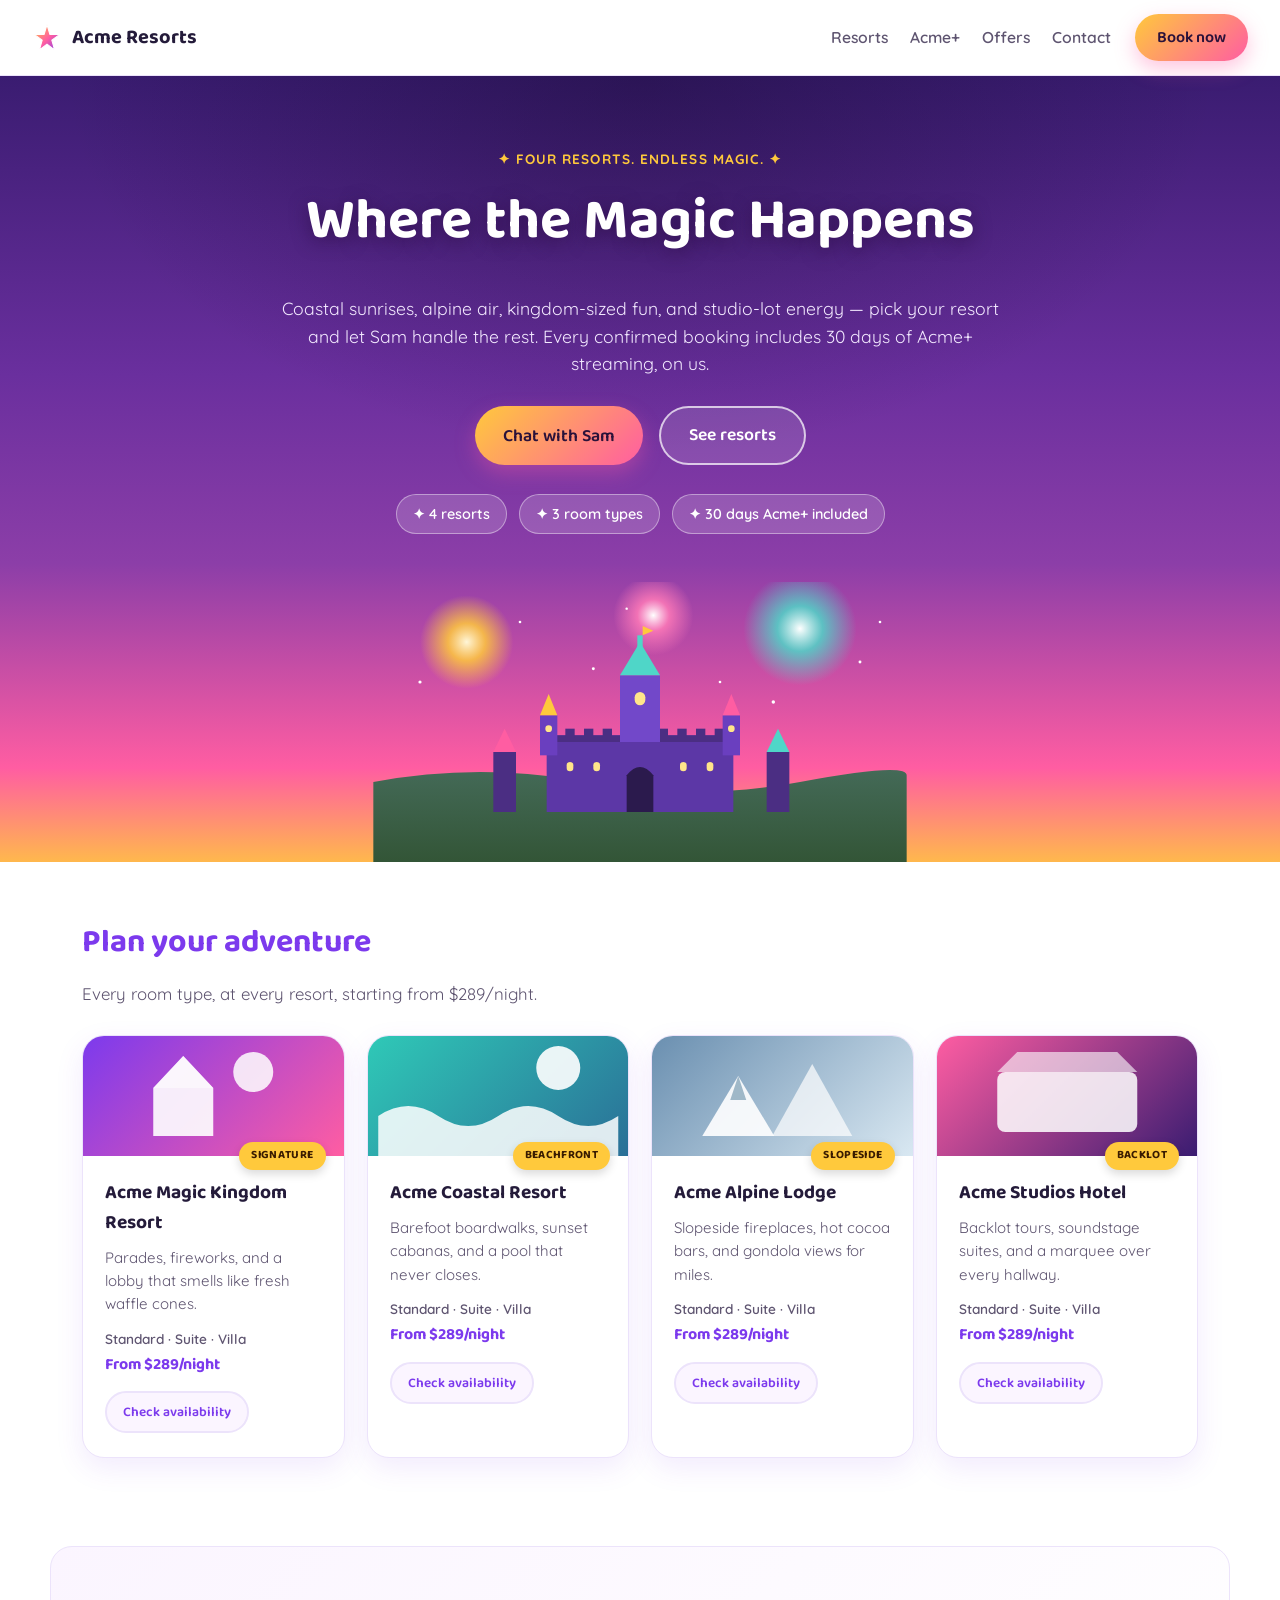
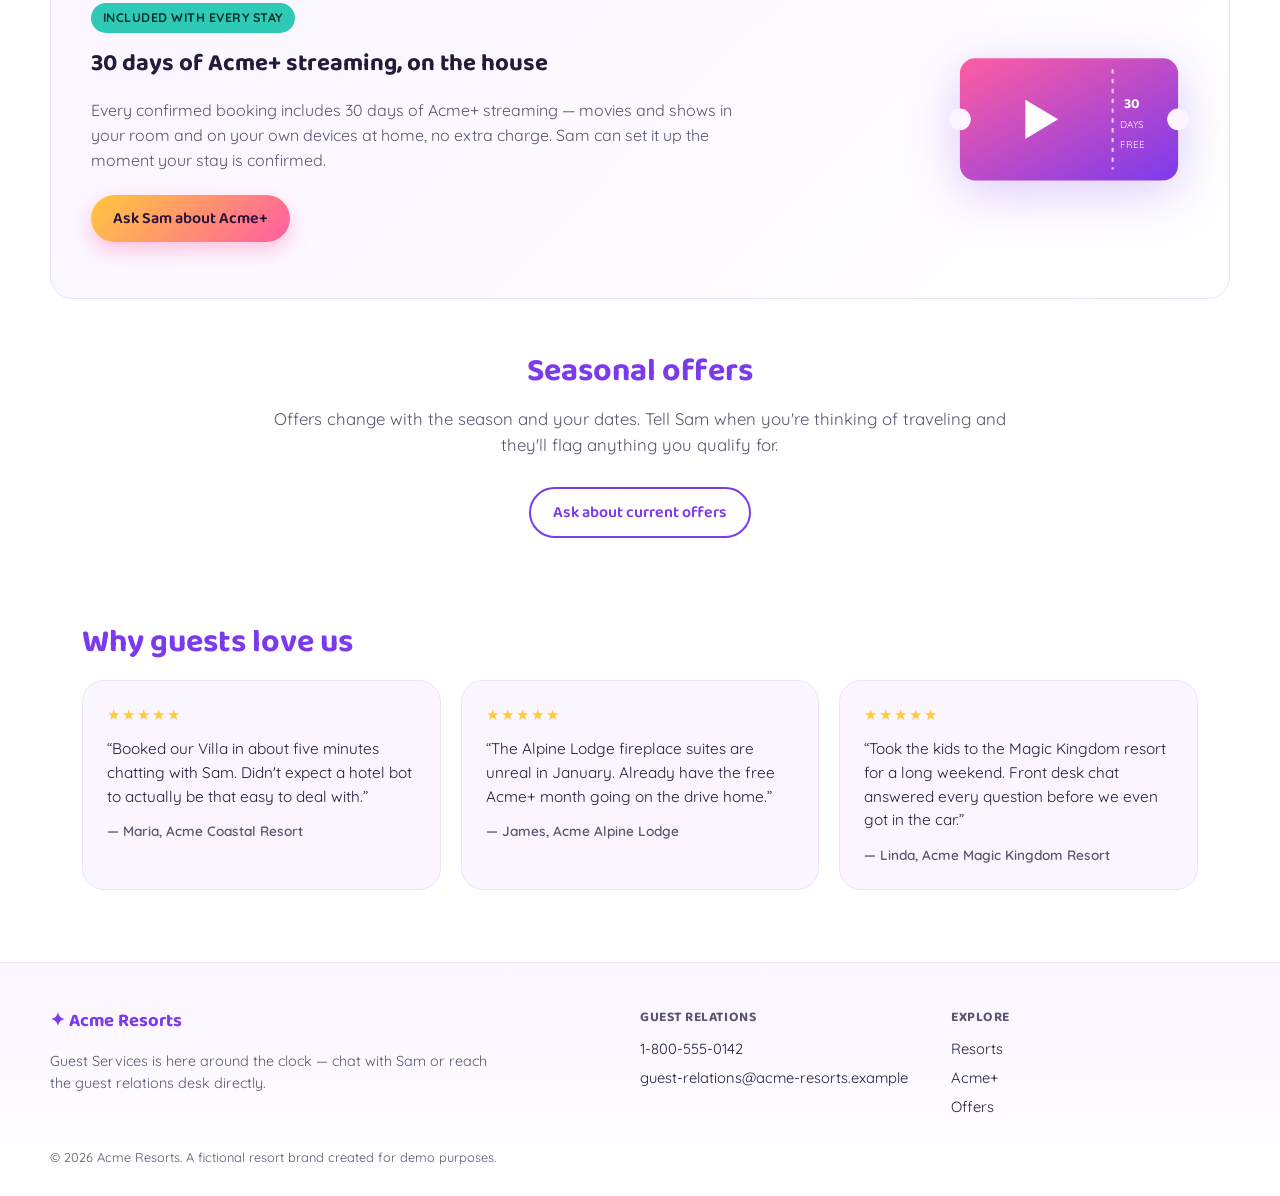
<file: static/index.html>
<!doctype html>
<html lang="en">
<head>
  <meta charset="utf-8">
  <meta name="viewport" content="width=device-width, initial-scale=1">
  <title>Acme Resorts — Plan Your Adventure</title>
  <meta name="description" content="Four resorts, one magical trip. Plan, book, and get 30 days of Acme+ streaming included — chat with Sam, your Acme Guest Services concierge.">
  <link rel="preconnect" href="https://fonts.googleapis.com">
  <link rel="preconnect" href="https://fonts.gstatic.com" crossorigin>
  <link href="https://fonts.googleapis.com/css2?family=Baloo+2:wght@500;600;700;800&family=Quicksand:wght@400;500;600;700&display=swap" rel="stylesheet">
  <link rel="stylesheet" href="/static/widget.css">
  <link rel="stylesheet" href="/static/site.css">
</head>
<body>

  <header class="site-nav">
    <a class="site-wordmark" href="#top" aria-label="Acme Resorts home">
      <svg class="site-logo" viewBox="0 0 40 40" width="30" height="30" aria-hidden="true">
        <defs>
          <linearGradient id="logoGrad" x1="0" y1="0" x2="1" y2="1">
            <stop offset="0%" stop-color="#ffc93c"/>
            <stop offset="55%" stop-color="#ff5da2"/>
            <stop offset="100%" stop-color="#7c3aed"/>
          </linearGradient>
        </defs>
        <path d="M20 2 L23.8 15.2 L37 15.2 L26.4 22.9 L30.2 36 L20 28.2 L9.8 36 L13.6 22.9 L3 15.2 L16.2 15.2 Z"
              fill="url(#logoGrad)" stroke="#fff" stroke-width="1.4" stroke-linejoin="round"/>
      </svg>
      <span>Acme Resorts</span>
    </a>
    <nav class="site-links">
      <a href="#resorts">Resorts</a>
      <a href="#acme-plus">Acme+</a>
      <a href="#offers">Offers</a>
      <a href="#contact">Contact</a>
    </nav>
    <button class="btn btn-primary site-book-btn" type="button" data-open-sam>Book now</button>
  </header>

  <main id="top">
    <section class="hero">
      <div class="hero-copy">
        <p class="hero-eyebrow">✦ Four resorts. Endless magic. ✦</p>
        <h1>Where the Magic Happens</h1>
        <p class="hero-sub">
          Coastal sunrises, alpine air, kingdom-sized fun, and studio-lot energy — pick your
          resort and let Sam handle the rest. Every confirmed booking includes 30 days of
          Acme+ streaming, on us.
        </p>
        <div class="hero-actions">
          <button class="btn btn-primary btn-lg" type="button" data-open-sam>Chat with Sam</button>
          <a class="btn btn-ghost btn-lg" href="#resorts">See resorts</a>
        </div>
        <ul class="hero-badges">
          <li>✦ 4 resorts</li>
          <li>✦ 3 room types</li>
          <li>✦ 30 days Acme+ included</li>
        </ul>
      </div>

      <!-- Scene band sits BELOW the copy in normal document flow (not
           absolutely positioned behind it), so the castle/fireworks
           artwork can never overlap the hero text regardless of viewport
           size. The sky gradient lives on .hero itself (site.css) and
           shows through this SVG's transparent background — one
           continuous sky behind both the copy and the scene. -->
      <div class="hero-scene" aria-hidden="true">
        <svg viewBox="0 0 800 420" preserveAspectRatio="xMidYMax meet" width="100%" height="100%">
          <defs>
            <linearGradient id="hillGrad" x1="0" y1="0" x2="0" y2="1">
              <stop offset="0%" stop-color="#2f6b4f"/>
              <stop offset="100%" stop-color="#1c4a34"/>
            </linearGradient>
            <radialGradient id="burst1" cx="50%" cy="50%" r="50%">
              <stop offset="0%" stop-color="#fff6d8"/>
              <stop offset="40%" stop-color="#ffc93c" stop-opacity="0.85"/>
              <stop offset="100%" stop-color="#ffc93c" stop-opacity="0"/>
            </radialGradient>
            <radialGradient id="burst2" cx="50%" cy="50%" r="50%">
              <stop offset="0%" stop-color="#fff"/>
              <stop offset="40%" stop-color="#4fd6c8" stop-opacity="0.85"/>
              <stop offset="100%" stop-color="#4fd6c8" stop-opacity="0"/>
            </radialGradient>
            <radialGradient id="burst3" cx="50%" cy="50%" r="50%">
              <stop offset="0%" stop-color="#fff"/>
              <stop offset="40%" stop-color="#ff7ab8" stop-opacity="0.85"/>
              <stop offset="100%" stop-color="#ff7ab8" stop-opacity="0"/>
            </radialGradient>
          </defs>

          <!-- fireworks -->
          <g class="fw fw-a"><circle cx="140" cy="90" r="70" fill="url(#burst1)"/></g>
          <g class="fw fw-b"><circle cx="640" cy="70" r="85" fill="url(#burst2)"/></g>
          <g class="fw fw-c"><circle cx="420" cy="50" r="60" fill="url(#burst3)"/></g>

          <!-- twinkling stars -->
          <g fill="#fff">
            <circle class="star star-1" cx="70" cy="150" r="2.4"/>
            <circle class="star star-2" cx="220" cy="60" r="2"/>
            <circle class="star star-3" cx="330" cy="130" r="2.2"/>
            <circle class="star star-4" cx="520" cy="150" r="2"/>
            <circle class="star star-5" cx="600" cy="180" r="2.6"/>
            <circle class="star star-6" cx="730" cy="120" r="2.2"/>
            <circle class="star star-1" cx="380" cy="40" r="1.8"/>
            <circle class="star star-3" cx="760" cy="60" r="2"/>
          </g>

          <!-- distant hill -->
          <path d="M0 300 Q160 270 320 300 T640 300 T800 290 V420 H0 Z" fill="url(#hillGrad)" opacity="0.9"/>

          <!-- castle silhouette -->
          <g class="castle">
            <!-- side towers -->
            <rect x="180" y="255" width="34" height="90" fill="#4b2e83"/>
            <polygon points="180,255 214,255 197,220" fill="#ff5da2"/>
            <rect x="590" y="255" width="34" height="90" fill="#4b2e83"/>
            <polygon points="590,255 624,255 607,220" fill="#4fd6c8"/>

            <!-- main keep -->
            <rect x="260" y="230" width="280" height="115" fill="#5c37a6"/>
            <rect x="260" y="230" width="280" height="10" fill="#4b2e83"/>
            <!-- crenellations -->
            <g fill="#4b2e83">
              <rect x="260" y="220" width="14" height="14"/>
              <rect x="288" y="220" width="14" height="14"/>
              <rect x="316" y="220" width="14" height="14"/>
              <rect x="344" y="220" width="14" height="14"/>
              <rect x="372" y="220" width="14" height="14"/>
              <rect x="400" y="220" width="14" height="14"/>
              <rect x="428" y="220" width="14" height="14"/>
              <rect x="456" y="220" width="14" height="14"/>
              <rect x="484" y="220" width="14" height="14"/>
              <rect x="512" y="220" width="14" height="14"/>
            </g>

            <!-- gate -->
            <path d="M380 345 V290 Q400 265 420 290 V345 Z" fill="#2b1a4d"/>

            <!-- corner turrets with cones -->
            <rect x="250" y="200" width="26" height="60" fill="#6a3fbf"/>
            <polygon points="250,200 276,200 263,168" fill="#ffc93c"/>
            <rect x="524" y="200" width="26" height="60" fill="#6a3fbf"/>
            <polygon points="524,200 550,200 537,168" fill="#ff5da2"/>

            <!-- center keep tower -->
            <rect x="370" y="140" width="60" height="100" fill="#7248c9"/>
            <polygon points="370,140 430,140 400,90" fill="#4fd6c8"/>
            <rect x="396" y="80" width="8" height="18" fill="#4fd6c8"/>
            <polygon class="flag" points="404,80 404,66 420,73" fill="#ffc93c"/>

            <!-- windows -->
            <g class="windows" fill="#ffe58a">
              <rect x="392" y="165" width="16" height="20" rx="8"/>
              <circle cx="263" cy="220" r="5"/>
              <circle cx="537" cy="220" r="5"/>
              <rect x="290" y="270" width="10" height="14" rx="5"/>
              <rect x="330" y="270" width="10" height="14" rx="5"/>
              <rect x="460" y="270" width="10" height="14" rx="5"/>
              <rect x="500" y="270" width="10" height="14" rx="5"/>
            </g>
          </g>
        </svg>
      </div>
    </section>

    <section id="resorts" class="resorts">
      <h2>Plan your adventure</h2>
      <p class="section-sub">Every room type, at every resort, starting from $289/night.</p>
      <div class="resort-grid">

        <article class="resort-card resort-kingdom">
          <div class="resort-art" aria-hidden="true">
            <svg viewBox="0 0 120 60" width="100%" height="100%">
              <polygon points="30,50 30,26 45,10 60,26 60,50" fill="#fff" opacity="0.9"/>
              <polygon points="45,10 60,26 30,26" fill="#fff" opacity="0.55"/>
              <circle cx="80" cy="18" r="10" fill="#fff" opacity="0.85"/>
            </svg>
          </div>
          <div class="resort-body">
            <span class="resort-badge">Signature</span>
            <h3>Acme Magic Kingdom Resort</h3>
            <p class="resort-vibe">Parades, fireworks, and a lobby that smells like fresh waffle cones.</p>
            <p class="resort-rooms">Standard &middot; Suite &middot; Villa</p>
            <p class="resort-rate">From $289/night</p>
            <button class="btn btn-mini" type="button" data-open-sam>Check availability</button>
          </div>
        </article>

        <article class="resort-card resort-coastal">
          <div class="resort-art" aria-hidden="true">
            <svg viewBox="0 0 120 60" width="100%" height="100%">
              <path d="M0 40 Q15 30 30 40 T60 40 T90 40 T120 40 V60 H0 Z" fill="#fff" opacity="0.85"/>
              <circle cx="90" cy="16" r="11" fill="#fff" opacity="0.9"/>
            </svg>
          </div>
          <div class="resort-body">
            <span class="resort-badge">Beachfront</span>
            <h3>Acme Coastal Resort</h3>
            <p class="resort-vibe">Barefoot boardwalks, sunset cabanas, and a pool that never closes.</p>
            <p class="resort-rooms">Standard &middot; Suite &middot; Villa</p>
            <p class="resort-rate">From $289/night</p>
            <button class="btn btn-mini" type="button" data-open-sam>Check availability</button>
          </div>
        </article>

        <article class="resort-card resort-alpine">
          <div class="resort-art" aria-hidden="true">
            <svg viewBox="0 0 120 60" width="100%" height="100%">
              <polygon points="20,50 38,20 56,50" fill="#fff" opacity="0.9"/>
              <polygon points="55,50 75,14 95,50" fill="#fff" opacity="0.7"/>
              <polygon points="34,32 38,20 42,32" fill="#9fb8c8"/>
            </svg>
          </div>
          <div class="resort-body">
            <span class="resort-badge">Slopeside</span>
            <h3>Acme Alpine Lodge</h3>
            <p class="resort-vibe">Slopeside fireplaces, hot cocoa bars, and gondola views for miles.</p>
            <p class="resort-rooms">Standard &middot; Suite &middot; Villa</p>
            <p class="resort-rate">From $289/night</p>
            <button class="btn btn-mini" type="button" data-open-sam>Check availability</button>
          </div>
        </article>

        <article class="resort-card resort-studios">
          <div class="resort-art" aria-hidden="true">
            <svg viewBox="0 0 120 60" width="100%" height="100%">
              <rect x="25" y="18" width="70" height="30" rx="4" fill="#fff" opacity="0.85"/>
              <polygon points="25,18 95,18 85,8 35,8" fill="#fff" opacity="0.6"/>
            </svg>
          </div>
          <div class="resort-body">
            <span class="resort-badge">Backlot</span>
            <h3>Acme Studios Hotel</h3>
            <p class="resort-vibe">Backlot tours, soundstage suites, and a marquee over every hallway.</p>
            <p class="resort-rooms">Standard &middot; Suite &middot; Villa</p>
            <p class="resort-rate">From $289/night</p>
            <button class="btn btn-mini" type="button" data-open-sam>Check availability</button>
          </div>
        </article>

      </div>
    </section>

    <section id="acme-plus" class="acme-plus">
      <div class="acme-plus-copy">
        <span class="ticket-tag">Included with every stay</span>
        <h2>30 days of Acme+ streaming, on the house</h2>
        <p>
          Every confirmed booking includes 30 days of Acme+ streaming — movies and shows in
          your room and on your own devices at home, no extra charge. Sam can set it up the
          moment your stay is confirmed.
        </p>
        <button class="btn btn-primary" type="button" data-open-sam>Ask Sam about Acme+</button>
      </div>
      <div class="acme-plus-art" aria-hidden="true">
        <svg viewBox="0 0 220 140" width="100%" height="100%">
          <defs>
            <linearGradient id="ticketGrad" x1="0" y1="0" x2="1" y2="1">
              <stop offset="0%" stop-color="#ff5da2"/>
              <stop offset="100%" stop-color="#7c3aed"/>
            </linearGradient>
          </defs>
          <rect x="10" y="14" width="200" height="112" rx="14" fill="url(#ticketGrad)"/>
          <circle cx="10" cy="70" r="10" fill="var(--paper-soft)"/>
          <circle cx="210" cy="70" r="10" fill="var(--paper-soft)"/>
          <line x1="150" y1="24" x2="150" y2="116" stroke="#fff" stroke-width="2" stroke-dasharray="4 5" opacity="0.7"/>
          <polygon points="70,52 70,88 100,70" fill="#fff"/>
          <text x="168" y="60" fill="#fff" font-size="13" font-weight="700" text-anchor="middle" font-family="'Baloo 2', sans-serif">30</text>
          <text x="168" y="78" fill="#fff" font-size="9" text-anchor="middle" font-family="'Quicksand', sans-serif">DAYS</text>
          <text x="168" y="96" fill="#fff" font-size="9" text-anchor="middle" font-family="'Quicksand', sans-serif">FREE</text>
        </svg>
      </div>
    </section>

    <section id="offers" class="offers">
      <h2>Seasonal offers</h2>
      <p class="section-sub">
        Offers change with the season and your dates. Tell Sam when you're thinking of
        traveling and they'll flag anything you qualify for.
      </p>
      <button class="btn btn-ghost" type="button" data-open-sam>Ask about current offers</button>
    </section>

    <section class="reviews">
      <h2>Why guests love us</h2>
      <div class="review-grid">
        <blockquote class="review-card">
          <p class="review-stars" aria-hidden="true">★★★★★</p>
          <p>“Booked our Villa in about five minutes chatting with Sam. Didn't expect a hotel
          bot to actually be that easy to deal with.”</p>
          <cite>— Maria, Acme Coastal Resort</cite>
        </blockquote>
        <blockquote class="review-card">
          <p class="review-stars" aria-hidden="true">★★★★★</p>
          <p>“The Alpine Lodge fireplace suites are unreal in January. Already have the free
          Acme+ month going on the drive home.”</p>
          <cite>— James, Acme Alpine Lodge</cite>
        </blockquote>
        <blockquote class="review-card">
          <p class="review-stars" aria-hidden="true">★★★★★</p>
          <p>“Took the kids to the Magic Kingdom resort for a long weekend. Front desk chat
          answered every question before we even got in the car.”</p>
          <cite>— Linda, Acme Magic Kingdom Resort</cite>
        </blockquote>
      </div>
    </section>
  </main>

  <footer id="contact" class="site-footer">
    <div class="footer-main">
      <div class="footer-brand">
        <span class="footer-wordmark">✦ Acme Resorts</span>
        <p>Guest Services is here around the clock — chat with Sam or reach the guest
        relations desk directly.</p>
      </div>
      <div class="footer-contact">
        <h3>Guest relations</h3>
        <p><a href="tel:+18005550142">1-800-555-0142</a></p>
        <p><a href="mailto:guest-relations@acme-resorts.example">guest-relations@acme-resorts.example</a></p>
      </div>
      <div class="footer-links">
        <h3>Explore</h3>
        <p><a href="#resorts">Resorts</a></p>
        <p><a href="#acme-plus">Acme+</a></p>
        <p><a href="#offers">Offers</a></p>
      </div>
    </div>
    <p class="footer-fine">&copy; 2026 Acme Resorts. A fictional resort brand created for demo purposes.</p>
  </footer>

  <!-- Chat widget markup — unchanged from static/index.html; widget.js/widget.css
       are included as-is and own all of the behavior below. -->
  <div id="acme-bubble" class="acme-bubble" hidden>
    Need help planning your visit?
  </div>

  <div id="acme-panel" class="acme-panel" hidden>
    <div class="acme-panel-header">
      <span>Acme Guest Services</span>
      <button id="acme-close" aria-label="Close chat">&times;</button>
    </div>
    <div id="acme-log" class="acme-log"></div>
    <form id="acme-form" class="acme-form">
      <input id="acme-input" type="text" autocomplete="off" placeholder="Ask about a visit...">
      <button type="submit">Send</button>
    </form>
  </div>

  <script src="/static/widget.js"></script>
  <script>
    // Marketing-page glue only: every "open chat" control on this page
    // (nav "Book now", hero/section CTAs) opens the SAME widget through
    // the SAME code path the live site uses — a synthetic click on
    // #acme-bubble, which is exactly what widget.js's own listener
    // (`bubble.addEventListener("click", openPanel)`) already handles.
    // Nothing here reimplements chat, session, or fetch logic.
    //
    // This page IS `/`, so app.py's index route has already minted the
    // acme_widget auth cookie in the response that delivered it. No
    // warm-up fetch is needed (an earlier revision was served from
    // /static/mock/ and had to fetch `/` first for the cookie).
    (function () {
      "use strict";
      var bubble = document.getElementById("acme-bubble");
      document.querySelectorAll("[data-open-sam]").forEach(function (el) {
        el.addEventListener("click", function (evt) {
          evt.preventDefault();
          bubble.click();
        });
      });
    })();
  </script>
</body>
</html>
</file>
<file: static/widget.css>
* { box-sizing: border-box; }

body {
  margin: 0;
  background: #ffffff;
  color: #111111;
  font-family: -apple-system, BlinkMacSystemFont, "Segoe UI", Roboto, sans-serif;
}

.page {
  min-height: 100vh;
  display: flex;
  align-items: center;
  justify-content: center;
}

.page h1 {
  font-size: 1.5rem;
  font-weight: 500;
  color: #111111;
}

.acme-bubble {
  position: fixed;
  right: 20px;
  bottom: 20px;
  max-width: 240px;
  padding: 12px 16px;
  background: #1a1a1a;
  color: #ffffff;
  border-radius: 20px;
  font-size: 0.9rem;
  cursor: pointer;
  box-shadow: 0 4px 16px rgba(0, 0, 0, 0.2);
  transform: translateY(20px);
  opacity: 0;
  transition: transform 0.3s ease, opacity 0.3s ease;
}

.acme-bubble.acme-visible {
  transform: translateY(0);
  opacity: 1;
}

/* The base rules below set an explicit `display` so the bubble/panel can
   flex into view once JS clears the `hidden` attribute — but an author
   stylesheet's `display` always wins over the browser's default
   `[hidden] { display: none }` UA rule, regardless of selector
   specificity. Without this override the panel rendered (and intercepted
   pointer clicks meant for the bubble) even while still marked hidden,
   until openPanel() ran. Found via headless/Playwright render, not by
   eye. */
.acme-panel[hidden],
.acme-bubble[hidden] {
  display: none !important;
}

.acme-panel {
  position: fixed;
  right: 20px;
  bottom: 20px;
  width: 420px;
  max-width: calc(100vw - 40px);
  height: 640px;
  max-height: calc(100vh - 40px);
  background: #ffffff;
  border-radius: 12px;
  box-shadow: 0 8px 32px rgba(0, 0, 0, 0.25);
  display: flex;
  flex-direction: column;
  overflow: hidden;
}

@media (max-width: 480px) {
  .acme-panel {
    right: 0;
    bottom: 0;
    top: 0;
    left: 0;
    width: 100vw;
    height: 100vh;
    max-width: 100vw;
    max-height: 100vh;
    border-radius: 0;
  }
}

.acme-panel-header {
  display: flex;
  align-items: center;
  justify-content: space-between;
  padding: 10px 14px;
  background: #1a1a1a;
  color: #ffffff;
  font-weight: 500;
}

.acme-panel-header button {
  background: none;
  border: none;
  color: #ffffff;
  font-size: 1.3rem;
  line-height: 1;
  cursor: pointer;
}

.acme-log {
  flex: 1;
  overflow-y: auto;
  padding: 10px 12px;
  font-size: 16px;
}

.acme-msg {
  margin-bottom: 10px;
}

.acme-msg.user {
  text-align: right;
}

.acme-msg-label {
  font-size: 0.7rem;
  color: #888888;
  margin-bottom: 2px;
}

.acme-msg.user .acme-msg-label {
  text-align: right;
}

.acme-msg .bubble {
  display: inline-block;
  padding: 8px 12px;
  border-radius: 12px;
  max-width: 85%;
  white-space: pre-wrap;
}

.acme-msg.user .bubble {
  background: #1a1a1a;
  color: #ffffff;
}

.acme-msg.assistant .bubble {
  background: #f0f0f0;
  color: #111111;
}

.acme-tool-line {
  font-size: 0.7rem;
  color: #888888;
  margin-top: 2px;
  padding-left: 4px;
}

.acme-form {
  display: flex;
  border-top: 1px solid #e5e5e5;
}

.acme-form input {
  flex: 1;
  border: none;
  padding: 10px 12px;
  font-size: 0.9rem;
  outline: none;
}

.acme-form button {
  border: none;
  background: #1a1a1a;
  color: #ffffff;
  padding: 0 16px;
  cursor: pointer;
}
</file>
<file: static/site.css>
/* Acme Resorts marketing homepage — layered on top of widget.css (loaded
   first; keeps its body reset + the acme-bubble/acme-panel rules
   untouched). Whimsical theme-park styling: CSS gradients + inline SVG
   for the castle/fireworks/ticket art, Google Fonts (Baloo 2 + Quicksand)
   for the playful type. No other external requests. */

:root {
  --ink: #241b3a;
  --ink-soft: #5e5470;
  --paper: #ffffff;
  --paper-soft: #fbf5ff;
  --line: #ece3fb;
  --brand: #ff5da2;
  --brand-2: #7c3aed;
  --brand-3: #ffc93c;
  --teal: #2fc9b7;
  --radius: 22px;
  --radius-sm: 14px;
}

body {
  font-family: "Quicksand", -apple-system, BlinkMacSystemFont, "Segoe UI", Roboto, sans-serif;
  color: var(--ink);
  line-height: 1.55;
  background: var(--paper);
}

a {
  color: inherit;
}

h1, h2, h3 {
  margin: 0 0 0.4em;
  font-family: "Baloo 2", "Quicksand", sans-serif;
  font-weight: 700;
  letter-spacing: 0;
}

section > h2 {
  font-size: 2rem;
  color: var(--brand-2);
}

.section-sub {
  color: var(--ink-soft);
  margin: 0 0 1.8rem;
  max-width: 46em;
  font-size: 1.05rem;
}

@media (prefers-reduced-motion: reduce) {
  * {
    animation-duration: 0.001ms !important;
    animation-iteration-count: 1 !important;
    transition-duration: 0.001ms !important;
  }
}

/* --- nav --- */

.site-nav {
  position: sticky;
  top: 0;
  z-index: 20;
  display: flex;
  align-items: center;
  gap: 24px;
  padding: 14px 32px;
  background: rgba(255, 255, 255, 0.9);
  backdrop-filter: blur(8px);
  border-bottom: 1px solid var(--line);
}

.site-wordmark {
  display: flex;
  align-items: center;
  gap: 10px;
  font-family: "Baloo 2", sans-serif;
  font-weight: 700;
  font-size: 1.25rem;
  text-decoration: none;
  color: var(--ink);
  margin-right: auto;
}

.site-links {
  display: flex;
  gap: 22px;
}

.site-links a {
  text-decoration: none;
  color: var(--ink-soft);
  font-size: 0.98rem;
  font-weight: 600;
}

.site-links a:hover {
  color: var(--brand-2);
}

.btn {
  display: inline-flex;
  align-items: center;
  justify-content: center;
  gap: 6px;
  padding: 11px 22px;
  border-radius: 999px;
  border: none;
  font-family: "Baloo 2", sans-serif;
  font-size: 1rem;
  font-weight: 600;
  cursor: pointer;
  text-decoration: none;
  transition: transform 0.15s ease, box-shadow 0.15s ease, filter 0.15s ease;
}

.btn-primary {
  background: linear-gradient(135deg, var(--brand-3), var(--brand));
  color: #2b123a;
  box-shadow: 0 8px 20px rgba(255, 93, 162, 0.35);
}

.btn-primary:hover {
  transform: translateY(-2px) scale(1.02);
  filter: brightness(1.03);
}

.btn-lg {
  padding: 14px 28px;
  font-size: 1.1rem;
}

.btn-ghost {
  background: rgba(255, 255, 255, 0.85);
  color: var(--brand-2);
  border: 2px solid var(--brand-2);
}

.btn-ghost:hover {
  background: var(--brand-2);
  color: #fff;
}

.btn-mini {
  margin-top: 14px;
  padding: 8px 16px;
  font-size: 0.85rem;
  background: var(--paper-soft);
  color: var(--brand-2);
  border: 2px solid var(--line);
}

.btn-mini:hover {
  border-color: var(--brand-2);
  transform: translateY(-1px);
}

/* --- hero --- */

/* Copy sits in normal flow above the scene band, so the two can never
   overlap regardless of viewport size — no pixel-tuned offsets to keep
   in sync. The sky gradient lives on .hero itself and shows through the
   scene SVG's transparent background, so there's one continuous sky. */
.hero {
  position: relative;
  overflow: hidden;
  display: flex;
  flex-direction: column;
  background: linear-gradient(180deg, #3a1c71 0%, #6a2f9e 38%, #8c3ea8 62%, #ff5da2 88%, #ffb84d 100%);
}

.hero-scene {
  position: relative;
  z-index: 0;
  width: 100%;
  height: 280px;
}

.hero-scene svg {
  display: block;
  width: 100%;
  height: 100%;
}

.fw circle {
  transform-origin: center;
  transform-box: fill-box;
  animation: firework-pop 3.6s ease-in-out infinite;
}

.fw-a circle { animation-delay: 0s; }
.fw-b circle { animation-delay: 1.1s; }
.fw-c circle { animation-delay: 2.2s; }

@keyframes firework-pop {
  0% { opacity: 0; transform: scale(0.3); }
  18% { opacity: 1; transform: scale(1); }
  55% { opacity: 0.55; transform: scale(1.08); }
  100% { opacity: 0; transform: scale(1.15); }
}

.star {
  animation: twinkle 2.6s ease-in-out infinite;
  transform-origin: center;
  transform-box: fill-box;
}

.star-1 { animation-delay: 0s; }
.star-2 { animation-delay: 0.4s; }
.star-3 { animation-delay: 0.8s; }
.star-4 { animation-delay: 1.2s; }
.star-5 { animation-delay: 1.6s; }
.star-6 { animation-delay: 2s; }

@keyframes twinkle {
  0%, 100% { opacity: 0.25; transform: scale(0.8); }
  50% { opacity: 1; transform: scale(1.3); }
}

.castle .flag {
  transform-origin: 404px 80px;
  transform-box: fill-box;
  animation: flag-wave 2.4s ease-in-out infinite;
}

@keyframes flag-wave {
  0%, 100% { transform: skewY(0deg); }
  50% { transform: skewY(6deg); }
}

.castle .windows {
  animation: window-glow 3.2s ease-in-out infinite;
}

@keyframes window-glow {
  0%, 100% { opacity: 0.75; }
  50% { opacity: 1; }
}

.hero-copy {
  position: relative;
  z-index: 1;
  width: 100%;
  max-width: 1180px;
  margin: 0 auto;
  padding: 72px 32px 48px;
  color: #fff;
  text-align: center;
  /* Scrim behind the copy column only — insurance for contrast even
     though the scene band below no longer shares this space. */
  background: radial-gradient(ellipse 65% 100% at 50% 0%, rgba(15, 6, 35, 0.35), rgba(15, 6, 35, 0) 75%);
}

.hero-eyebrow {
  margin: 0 0 0.6em;
  font-weight: 700;
  letter-spacing: 0.08em;
  text-transform: uppercase;
  font-size: 0.85rem;
  color: var(--brand-3);
}

.hero-copy h1 {
  font-size: clamp(2.3rem, 5.5vw, 3.6rem);
  margin: 0 0 0.5em;
  text-shadow: 0 4px 18px rgba(40, 10, 60, 0.55);
}

.hero-sub {
  color: #f3e9ff;
  font-size: 1.1rem;
  max-width: 42em;
  margin: 0 auto 1.8rem;
}

.hero-actions {
  display: flex;
  gap: 16px;
  flex-wrap: wrap;
  justify-content: center;
  margin-bottom: 1.8rem;
}

.hero-actions .btn-ghost {
  background: rgba(255, 255, 255, 0.12);
  color: #fff;
  border-color: rgba(255, 255, 255, 0.7);
}

.hero-actions .btn-ghost:hover {
  background: #fff;
  color: var(--brand-2);
}

.hero-badges {
  list-style: none;
  display: flex;
  gap: 12px;
  flex-wrap: wrap;
  justify-content: center;
  margin: 0;
  padding: 0;
}

.hero-badges li {
  background: rgba(255, 255, 255, 0.16);
  border: 1px solid rgba(255, 255, 255, 0.4);
  border-radius: 999px;
  padding: 8px 16px;
  font-size: 0.9rem;
  font-weight: 600;
}

/* --- resorts --- */

.resorts {
  padding: 56px 32px 64px;
  max-width: 1180px;
  margin: 0 auto;
}

.resort-grid {
  display: grid;
  grid-template-columns: repeat(auto-fit, minmax(250px, 1fr));
  gap: 22px;
}

.resort-card {
  position: relative;
  border-radius: var(--radius);
  overflow: hidden;
  background: var(--paper);
  border: 1px solid var(--line);
  box-shadow: 0 10px 28px rgba(124, 58, 237, 0.1);
  transition: transform 0.18s ease, box-shadow 0.18s ease;
}

.resort-card:hover {
  transform: translateY(-5px) rotate(-0.3deg);
  box-shadow: 0 18px 38px rgba(124, 58, 237, 0.18);
}

.resort-art {
  height: 120px;
  display: flex;
  align-items: center;
  justify-content: center;
}

.resort-kingdom .resort-art {
  background: linear-gradient(135deg, #7c3aed, #ff5da2);
}

.resort-coastal .resort-art {
  background: linear-gradient(135deg, #2fc9b7, #2a6f97);
}

.resort-alpine .resort-art {
  background: linear-gradient(135deg, #6a8fb0, #d9e8f2);
}

.resort-studios .resort-art {
  background: linear-gradient(135deg, #ff5da2, #3a1c71);
}

.resort-body {
  position: relative;
  padding: 22px 22px 24px;
}

.resort-badge {
  position: absolute;
  top: -14px;
  right: 18px;
  background: var(--brand-3);
  color: #3a1c00;
  font-family: "Baloo 2", sans-serif;
  font-weight: 700;
  font-size: 0.72rem;
  text-transform: uppercase;
  letter-spacing: 0.03em;
  padding: 5px 12px;
  border-radius: 999px;
  box-shadow: 0 4px 10px rgba(0, 0, 0, 0.15);
}

.resort-body h3 {
  font-size: 1.2rem;
  color: var(--ink);
}

.resort-vibe {
  color: var(--ink-soft);
  font-size: 0.94rem;
  margin: 0 0 12px;
}

.resort-rooms {
  font-size: 0.85rem;
  color: var(--ink-soft);
  margin: 0 0 4px;
  font-weight: 600;
}

.resort-rate {
  font-weight: 700;
  margin: 0;
  color: var(--brand-2);
  font-family: "Baloo 2", sans-serif;
}

/* --- acme+ --- */

.acme-plus {
  display: flex;
  align-items: center;
  gap: 48px;
  padding: 56px 40px;
  margin: 24px auto;
  max-width: 1180px;
  background: linear-gradient(135deg, var(--paper-soft), #fff);
  border: 1px solid var(--line);
  border-radius: var(--radius);
}

.ticket-tag {
  display: inline-block;
  background: var(--teal);
  color: #06322c;
  font-weight: 700;
  font-size: 0.78rem;
  text-transform: uppercase;
  letter-spacing: 0.04em;
  padding: 5px 12px;
  border-radius: 999px;
  margin-bottom: 12px;
}

.acme-plus-copy {
  flex: 1 1 420px;
}

.acme-plus-copy h2 {
  margin-bottom: 0.5em;
}

.acme-plus-copy p {
  color: var(--ink-soft);
  max-width: 42em;
  margin-bottom: 1.4rem;
}

.acme-plus-art {
  flex: 0 1 240px;
  max-width: 240px;
  filter: drop-shadow(0 12px 24px rgba(124, 58, 237, 0.25));
}

/* --- offers --- */

.offers {
  padding: 24px 32px 56px;
  max-width: 1180px;
  margin: 0 auto;
  text-align: center;
}

.offers h2 {
  margin-bottom: 0.3em;
}

.offers .section-sub {
  margin-left: auto;
  margin-right: auto;
}

/* --- reviews --- */

.reviews {
  padding: 24px 32px 72px;
  max-width: 1180px;
  margin: 0 auto;
}

.review-grid {
  display: grid;
  grid-template-columns: repeat(auto-fit, minmax(250px, 1fr));
  gap: 20px;
}

.review-card {
  margin: 0;
  padding: 22px 24px;
  border-radius: var(--radius);
  background: var(--paper-soft);
  border: 1px solid var(--line);
}

.review-stars {
  margin: 0 0 8px;
  color: var(--brand-3);
  letter-spacing: 2px;
  font-size: 0.95rem;
}

.review-card p {
  margin: 0 0 10px;
  font-size: 0.96rem;
}

.review-card cite {
  font-style: normal;
  font-size: 0.85rem;
  color: var(--ink-soft);
  font-weight: 600;
}

/* --- footer --- */

.site-footer {
  padding: 44px 32px 28px;
  border-top: 1px solid var(--line);
  background: linear-gradient(180deg, var(--paper-soft), #fff);
}

.footer-main {
  max-width: 1180px;
  margin: 0 auto;
  display: grid;
  grid-template-columns: 2fr 1fr 1fr;
  gap: 32px;
}

.footer-brand p {
  color: var(--ink-soft);
  font-size: 0.9rem;
  max-width: 32em;
}

.footer-wordmark {
  font-family: "Baloo 2", sans-serif;
  font-weight: 700;
  font-size: 1.15rem;
  color: var(--brand-2);
}

.footer-contact h3,
.footer-links h3 {
  font-size: 0.85rem;
  text-transform: uppercase;
  letter-spacing: 0.04em;
  color: var(--ink-soft);
  margin-bottom: 10px;
}

.footer-contact p,
.footer-links p {
  margin: 0 0 6px;
  font-size: 0.92rem;
}

.footer-contact a,
.footer-links a {
  text-decoration: none;
}

.footer-contact a:hover,
.footer-links a:hover {
  text-decoration: underline;
}

.footer-fine {
  max-width: 1180px;
  margin: 24px auto 0;
  color: var(--ink-soft);
  font-size: 0.8rem;
}

@media (max-width: 720px) {
  .site-nav {
    padding: 12px 18px;
    gap: 14px;
  }
  .site-links {
    display: none;
  }
  .hero-copy {
    padding: 48px 20px 32px;
  }
  .hero-scene {
    height: 170px;
  }
  .acme-plus {
    flex-direction: column;
    padding: 36px 20px;
  }
  .acme-plus-art {
    max-width: 180px;
  }
  .resorts, .reviews, .offers {
    padding-left: 20px;
    padding-right: 20px;
  }
  .footer-main {
    grid-template-columns: 1fr;
  }
}

/* ---------------------------------------------------------------------------
   Keep Sam on top.
   widget.css sets `position: fixed` on .acme-bubble/.acme-panel but no
   z-index, so they land at the bottom of the stacking order and this page's
   own layers paint straight over the chat panel — the site nav (z-index 20)
   and the hero copy (z-index 1) both did. The widget is shared by the real
   site, so the fix lives here rather than in widget.css.
   --------------------------------------------------------------------------- */
.acme-bubble,
.acme-panel {
  z-index: 100;
}
</file>
